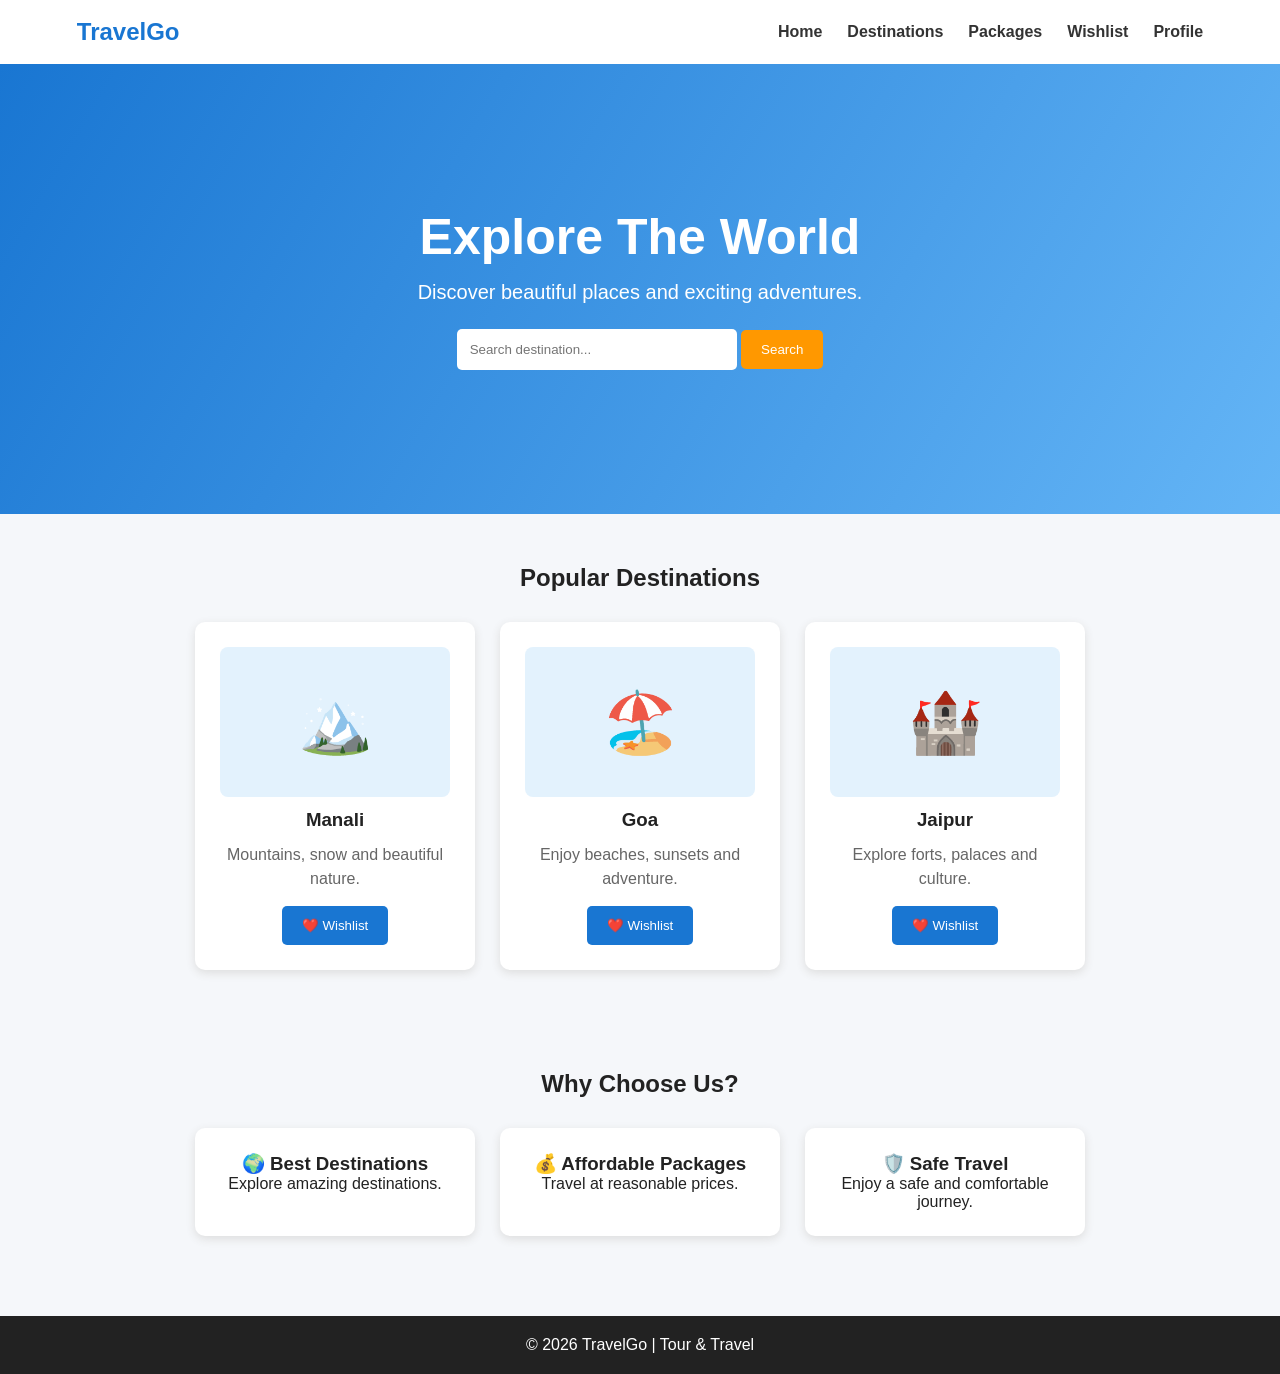
<file: index.html>
<!DOCTYPE html>
<html lang="en">
<head>
    <meta charset="UTF-8">
    <meta name="viewport" content="width=device-width, initial-scale=1.0">
    <title>TravelGo - Home</title>
    <link rel="stylesheet" href="style.css">
</head>
<body>

    <nav>
        <h2>TravelGo</h2>

        <div class="nav-links">
            <a href="index.html">Home</a>
            <a href="destination.html">Destinations</a>
            <a href="package.html">Packages</a>
            <a href="wishlist.html">Wishlist</a>
            <a href="login.html">Profile</a>
        </div>
    </nav>

    <section class="hero">
        <div>
            <h1>Explore The World</h1>
            <p>Discover beautiful places and exciting adventures.</p>

            <input type="text" id="searchInput" placeholder="Search destination...">
            <button onclick="searchDestination()">Search</button>
        </div>
    </section>

    <section class="section">
        <h2>Popular Destinations</h2>

        <div class="cards">

            <div class="card">
                <div class="card-image">🏔️</div>
                <h3>Manali</h3>
                <p>Mountains, snow and beautiful nature.</p>
                <button onclick="addWishlist('Manali')">
                    ❤️ Wishlist
                </button>
            </div>

            <div class="card">
                <div class="card-image">🏖️</div>
                <h3>Goa</h3>
                <p>Enjoy beaches, sunsets and adventure.</p>
                <button onclick="addWishlist('Goa')">
                    ❤️ Wishlist
                </button>
            </div>

            <div class="card">
                <div class="card-image">🏰</div>
                <h3>Jaipur</h3>
                <p>Explore forts, palaces and culture.</p>
                <button onclick="addWishlist('Jaipur')">
                    ❤️ Wishlist
                </button>
            </div>

        </div>
    </section>

    <section class="section">
        <h2>Why Choose Us?</h2>

        <div class="features">
            <div>
                <h3>🌍 Best Destinations</h3>
                <p>Explore amazing destinations.</p>
            </div>

            <div>
                <h3>💰 Affordable Packages</h3>
                <p>Travel at reasonable prices.</p>
            </div>

            <div>
                <h3>🛡️ Safe Travel</h3>
                <p>Enjoy a safe and comfortable journey.</p>
            </div>
        </div>
    </section>

    <footer>
        <p>© 2026 TravelGo | Tour & Travel</p>
    </footer>

    <script src="script.js"></script>
</body>
</html>
</file>
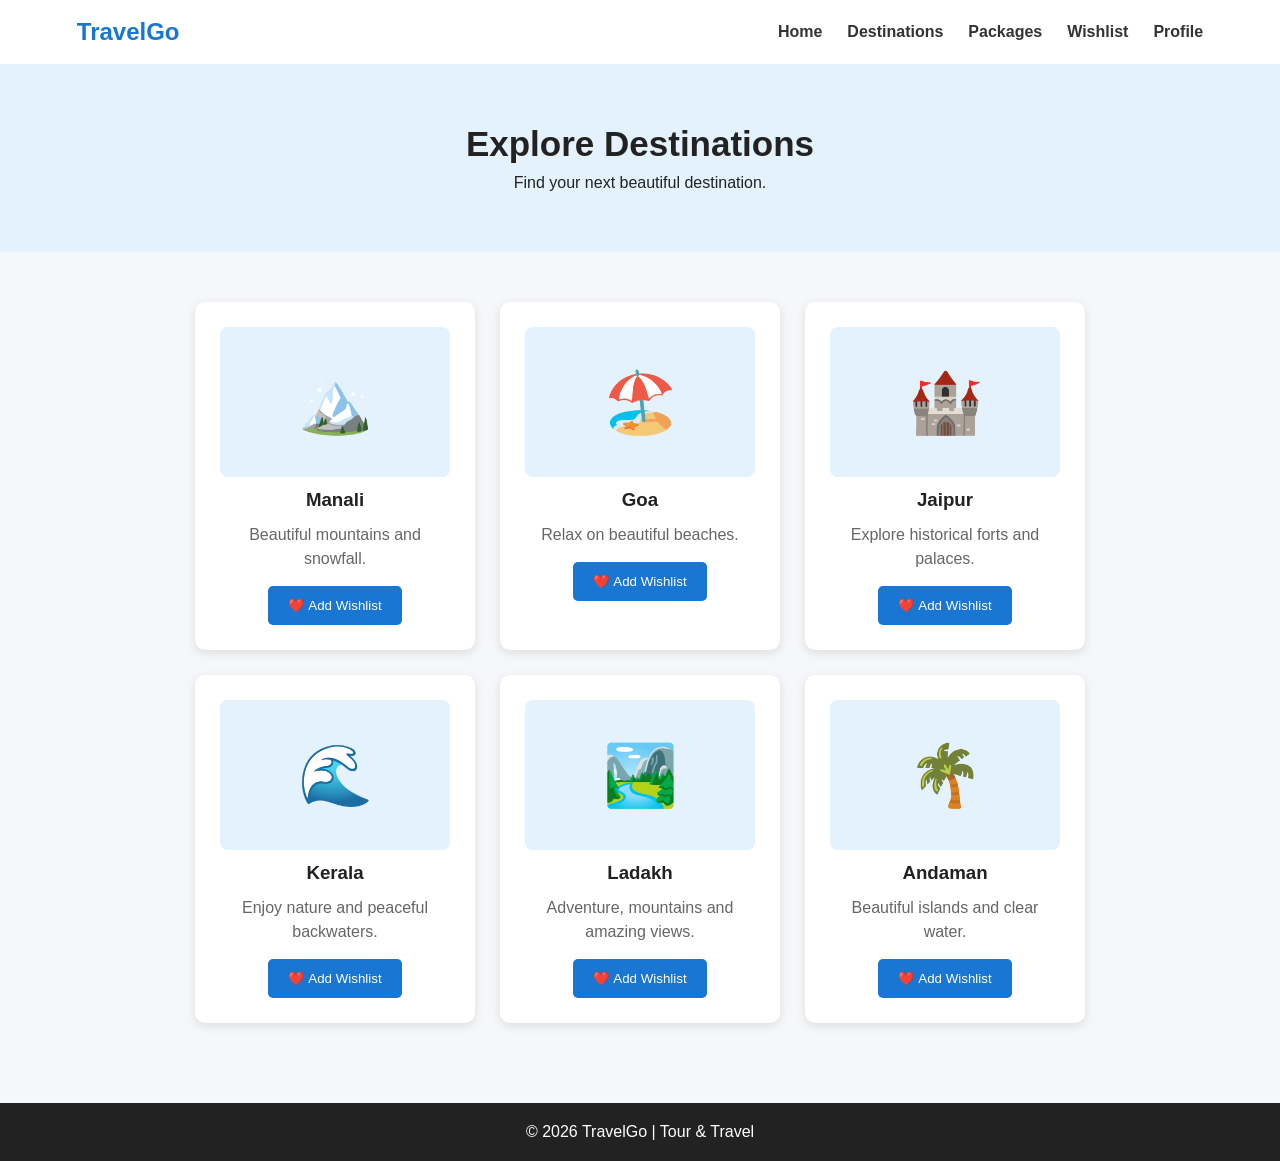
<file: destination.html>
<!DOCTYPE html>
<html lang="en">
<head>
    <meta charset="UTF-8">
    <meta name="viewport" content="width=device-width, initial-scale=1.0">
    <title>Destinations - TravelGo</title>
    <link rel="stylesheet" href="style.css">
</head>
<body>

    <nav>
        <h2>TravelGo</h2>

        <div class="nav-links">
            <a href="index.html">Home</a>
            <a href="destination.html">Destinations</a>
            <a href="package.html">Packages</a>
            <a href="wishlist.html">Wishlist</a>
            <a href="login.html">Profile</a>
        </div>
    </nav>

    <section class="page-title">
        <h1>Explore Destinations</h1>
        <p>Find your next beautiful destination.</p>
    </section>

    <section class="section">

        <div class="cards">

            <div class="card">
                <div class="card-image">🏔️</div>
                <h3>Manali</h3>
                <p>Beautiful mountains and snowfall.</p>
                <button onclick="addWishlist('Manali')">❤️ Add Wishlist</button>
            </div>

            <div class="card">
                <div class="card-image">🏖️</div>
                <h3>Goa</h3>
                <p>Relax on beautiful beaches.</p>
                <button onclick="addWishlist('Goa')">❤️ Add Wishlist</button>
            </div>

            <div class="card">
                <div class="card-image">🏰</div>
                <h3>Jaipur</h3>
                <p>Explore historical forts and palaces.</p>
                <button onclick="addWishlist('Jaipur')">❤️ Add Wishlist</button>
            </div>

            <div class="card">
                <div class="card-image">🌊</div>
                <h3>Kerala</h3>
                <p>Enjoy nature and peaceful backwaters.</p>
                <button onclick="addWishlist('Kerala')">❤️ Add Wishlist</button>
            </div>

            <div class="card">
                <div class="card-image">🏞️</div>
                <h3>Ladakh</h3>
                <p>Adventure, mountains and amazing views.</p>
                <button onclick="addWishlist('Ladakh')">❤️ Add Wishlist</button>
            </div>

            <div class="card">
                <div class="card-image">🌴</div>
                <h3>Andaman</h3>
                <p>Beautiful islands and clear water.</p>
                <button onclick="addWishlist('Andaman')">❤️ Add Wishlist</button>
            </div>

        </div>

    </section>

    <footer>
        <p>© 2026 TravelGo | Tour & Travel</p>
    </footer>

    <script src="script.js"></script>
</body>
</html>
</file>
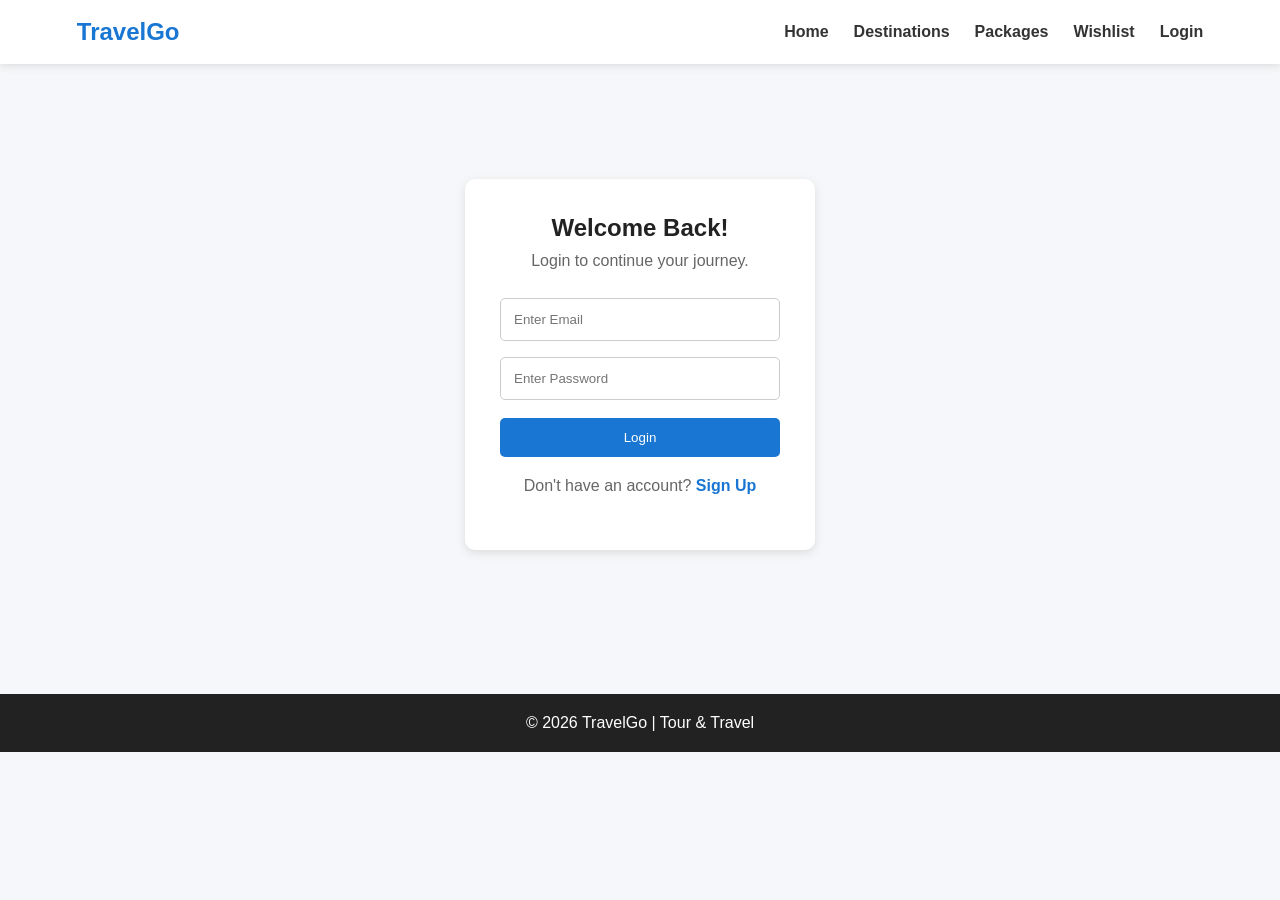
<file: login.html>
<!DOCTYPE html>
<html lang="en">
<head>
    <meta charset="UTF-8">
    <meta name="viewport" content="width=device-width, initial-scale=1.0">
    <title>Login - TravelGo</title>

    <link rel="stylesheet" href="style.css">
</head>

<body>

    <nav>
        <h2>TravelGo</h2>

        <div class="nav-links">
            <a href="index.html">Home</a>
            <a href="destination.html">Destinations</a>
            <a href="package.html">Packages</a>
            <a href="wishlist.html">Wishlist</a>
            <a href="login.html">Login</a>
        </div>
    </nav>


    <section class="login-section">

        <div class="login-card">

            <h1>Welcome Back!</h1>
            <p>Login to continue your journey.</p>

            <input type="email" id="loginEmail" placeholder="Enter Email">

            <input type="password" id="loginPassword" placeholder="Enter Password">

            <button onclick="loginUser()">Login</button>

            <p class="account-text">
                Don't have an account?
                <span onclick="showSignup()">Sign Up</span>
            </p>

        </div>


        <div class="login-card signup-card" id="signupBox">

            <h1>Create Account</h1>
            <p>Start your travel journey with us.</p>

            <input type="text" id="signupName" placeholder="Enter Name">

            <input type="email" id="signupEmail" placeholder="Enter Email">

            <input type="password" id="signupPassword" placeholder="Create Password">

            <button onclick="signupUser()">Sign Up</button>

        </div>

    </section>


    <footer>
        <p>© 2026 TravelGo | Tour & Travel</p>
    </footer>


    <script src="script.js"></script>

</body>
</html>
</file>
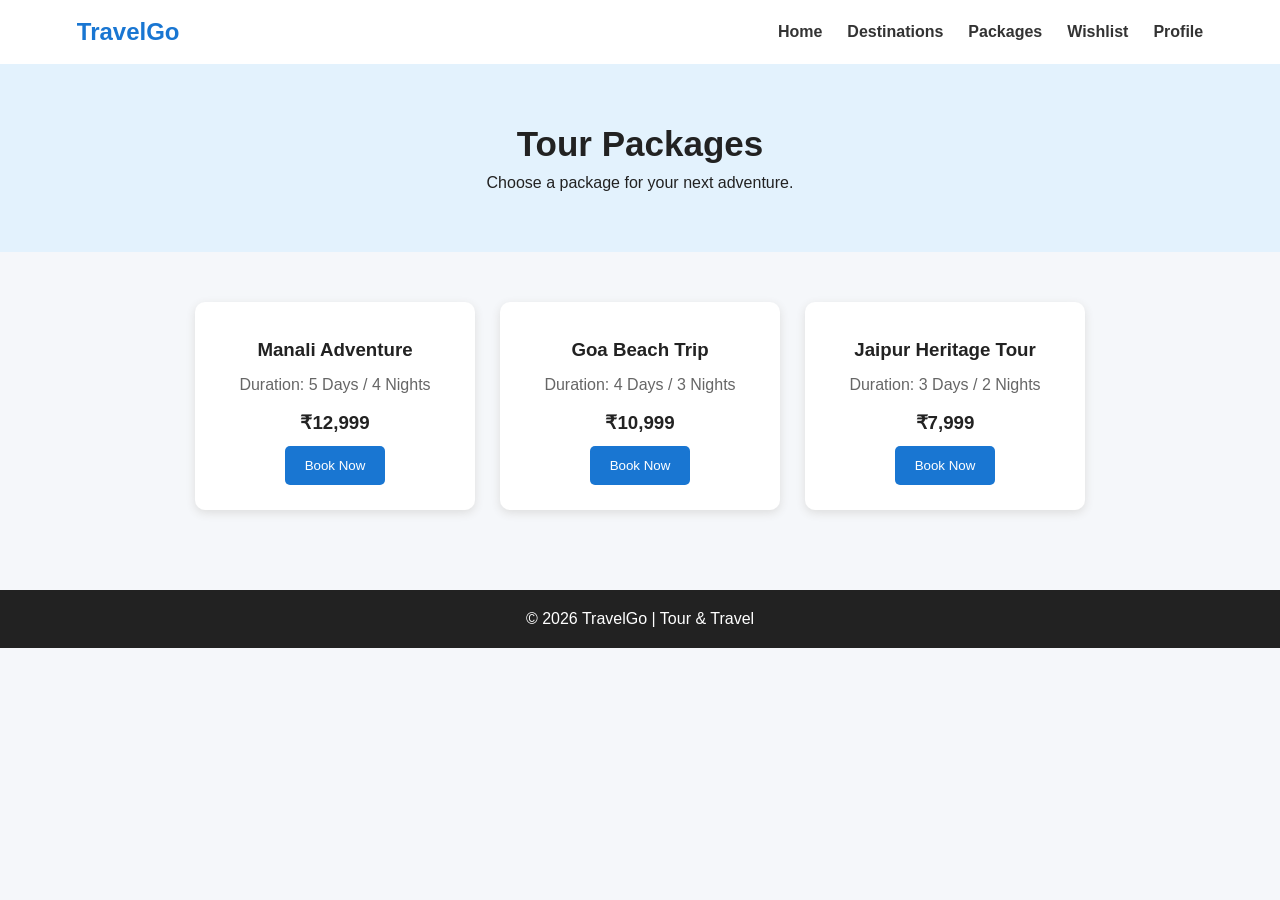
<file: package.html>
<!DOCTYPE html>
<html lang="en">
<head>
    <meta charset="UTF-8">
    <meta name="viewport" content="width=device-width, initial-scale=1.0">
    <title>Packages - TravelGo</title>
    <link rel="stylesheet" href="style.css">
</head>
<body>

    <nav>
        <h2>TravelGo</h2>

        <div class="nav-links">
            <a href="index.html">Home</a>
            <a href="destination.html">Destinations</a>
            <a href="package.html">Packages</a>
            <a href="wishlist.html">Wishlist</a>
            <a href="login.html">Profile</a>
        </div>
    </nav>

    <section class="page-title">
        <h1>Tour Packages</h1>
        <p>Choose a package for your next adventure.</p>
    </section>

    <section class="section">

        <div class="cards">

            <div class="card">
                <h3>Manali Adventure</h3>
                <p>Duration: 5 Days / 4 Nights</p>
                <h3>₹12,999</h3>
                <button onclick="bookPackage('Manali Adventure')">
                    Book Now
                </button>
            </div>

            <div class="card">
                <h3>Goa Beach Trip</h3>
                <p>Duration: 4 Days / 3 Nights</p>
                <h3>₹10,999</h3>
                <button onclick="bookPackage('Goa Beach Trip')">
                    Book Now
                </button>
            </div>

            <div class="card">
                <h3>Jaipur Heritage Tour</h3>
                <p>Duration: 3 Days / 2 Nights</p>
                <h3>₹7,999</h3>
                <button onclick="bookPackage('Jaipur Heritage Tour')">
                    Book Now
                </button>
            </div>

        </div>

    </section>

    <footer>
        <p>© 2026 TravelGo | Tour & Travel</p>
    </footer>

    <script src="script.js"></script>
</body>
</html>
</file>
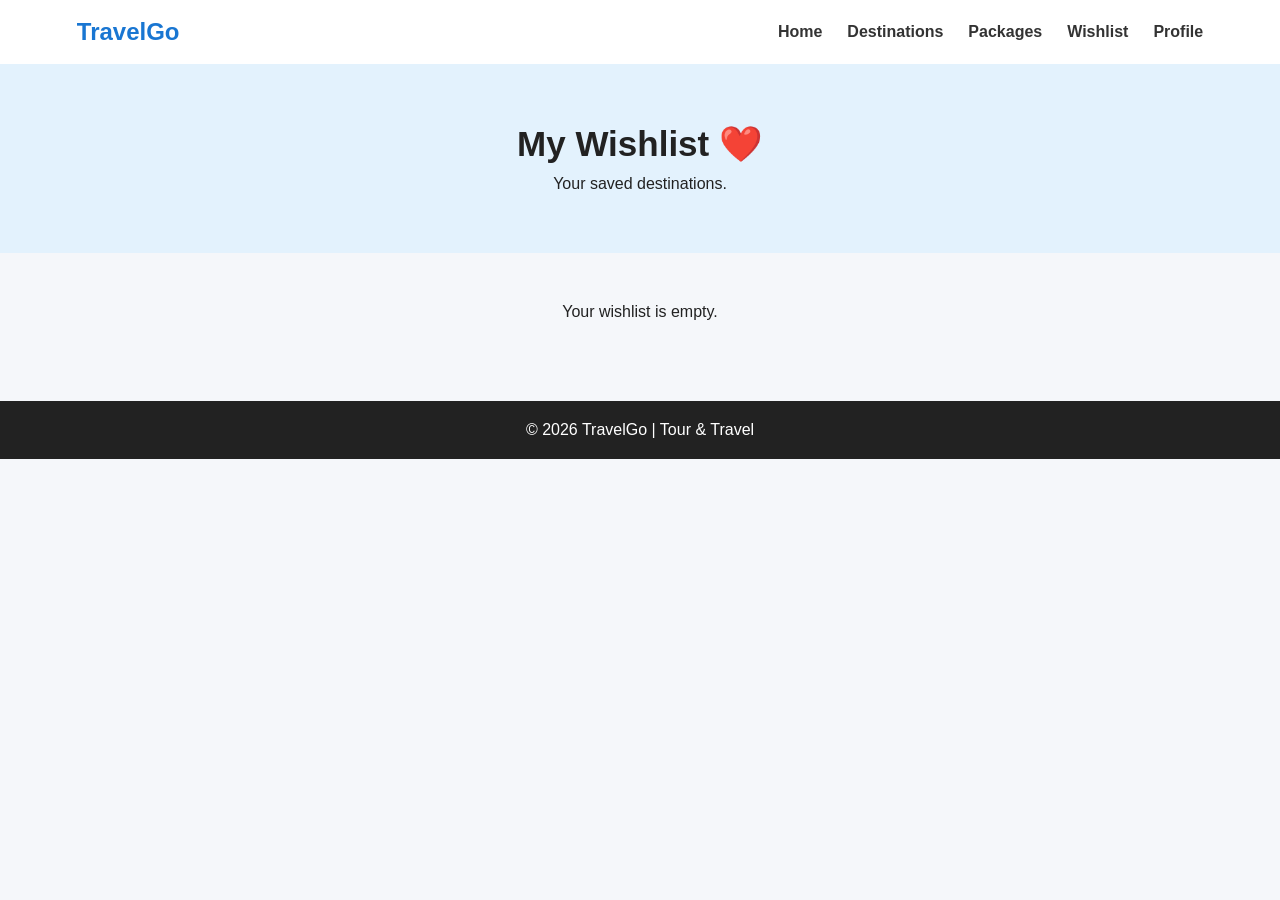
<file: wishlist.html>
<!DOCTYPE html>
<html lang="en">
<head>
    <meta charset="UTF-8">
    <meta name="viewport" content="width=device-width, initial-scale=1.0">
    <title>Wishlist - TravelGo</title>
    <link rel="stylesheet" href="style.css">
</head>
<body>

    <nav>
        <h2>TravelGo</h2>

        <div class="nav-links">
            <a href="index.html">Home</a>
            <a href="destination.html">Destinations</a>
            <a href="package.html">Packages</a>
            <a href="wishlist.html">Wishlist</a>
            <a href="login.html">Profile</a>
        </div>
    </nav>

    <section class="page-title">
        <h1>My Wishlist ❤️</h1>
        <p>Your saved destinations.</p>
    </section>

    <section class="section">

        <div id="wishlistContainer">
            <p id="emptyMessage">Your wishlist is empty.</p>
        </div>

    </section>

    <footer>
        <p>© 2026 TravelGo | Tour & Travel</p>
    </footer>

    <script src="script.js"></script>
</body>
</html>
</file>
<file: style.css>
* {
    margin: 0;
    padding: 0;
    box-sizing: border-box;
}

body {
    font-family: Arial, sans-serif;
    background-color: #f5f7fa;
    color: #222;
}

/* Navbar */

nav {
    background-color: #ffffff;
    padding: 18px 6%;
    display: flex;
    justify-content: space-between;
    align-items: center;
    box-shadow: 0 2px 8px #ddd;
}

nav h2 {
    color: #1976d2;
}

.nav-links {
    display: flex;
    gap: 25px;
}

.nav-links a {
    text-decoration: none;
    color: #333;
    font-weight: bold;
}

.nav-links a:hover {
    color: #1976d2;
}

/* Hero */

.hero {
    min-height: 450px;
    background: linear-gradient(120deg, #1976d2, #64b5f6);
    display: flex;
    justify-content: center;
    align-items: center;
    text-align: center;
    color: white;
    padding: 30px;
}

.hero h1 {
    font-size: 50px;
    margin-bottom: 15px;
}

.hero p {
    font-size: 20px;
    margin-bottom: 25px;
}

.hero input {
    padding: 13px;
    width: 280px;
    border: none;
    border-radius: 5px;
}

button {
    padding: 12px 20px;
    border: none;
    border-radius: 5px;
    background-color: #1976d2;
    color: white;
    cursor: pointer;
}

.hero button {
    background-color: #ff9800;
}

/* Page title */

.page-title {
    text-align: center;
    padding: 60px 20px;
    background-color: #e3f2fd;
}

.page-title h1 {
    font-size: 35px;
    margin-bottom: 10px;
}

/* Sections */

.section {
    padding: 50px 7%;
    text-align: center;
}

.section h2 {
    margin-bottom: 30px;
}

/* Cards */

.cards {
    display: flex;
    flex-wrap: wrap;
    justify-content: center;
    gap: 25px;
}

.card {
    background-color: white;
    width: 280px;
    padding: 25px;
    border-radius: 10px;
    box-shadow: 0 3px 10px #ddd;
}

.card h3 {
    margin: 12px 0;
}

.card p {
    color: #666;
    margin-bottom: 15px;
    line-height: 1.5;
}

.card-image {
    height: 150px;
    background-color: #e3f2fd;
    display: flex;
    justify-content: center;
    align-items: center;
    font-size: 60px;
    border-radius: 8px;
}

/* Features */

.features {
    display: flex;
    justify-content: center;
    flex-wrap: wrap;
    gap: 25px;
}

.features div {
    background-color: white;
    width: 280px;
    padding: 25px;
    border-radius: 10px;
    box-shadow: 0 3px 10px #ddd;
}

/* Profile */

.profile {
    min-height: 500px;
    display: flex;
    justify-content: center;
    align-items: center;
}

.profile-card {
    background-color: white;
    width: 350px;
    padding: 35px;
    text-align: center;
    border-radius: 10px;
    box-shadow: 0 3px 10px #ddd;
}

.profile-icon {
    font-size: 60px;
    margin-bottom: 15px;
}

.profile-card p {
    margin: 15px 0;
}

.profile-card hr {
    margin: 20px 0;
    border: 0;
    border-top: 1px solid #ddd;
}

/* Footer */

footer {
    background-color: #222;
    color: white;
    text-align: center;
    padding: 20px;
    margin-top: 30px;
}

/* Mobile */

@media (max-width: 700px) {

    nav {
        flex-direction: column;
        gap: 15px;
    }

    .nav-links {
        gap: 12px;
        flex-wrap: wrap;
        justify-content: center;
    }

    .hero h1 {
        font-size: 35px;
    }

    .hero input {
        width: 200px;
    }
}
/* Login */

.login-section {
    min-height: 600px;
    display: flex;
    justify-content: center;
    align-items: center;
    gap: 40px;
    padding: 40px;
}

.login-card {
    width: 350px;
    background-color: white;
    padding: 35px;
    border-radius: 10px;
    box-shadow: 0 3px 10px #ddd;
    text-align: center;
}

.login-card h1 {
    margin-bottom: 10px;
}

.login-card p {
    color: #666;
    margin-bottom: 20px;
}

.login-card input {
    width: 100%;
    padding: 13px;
    margin: 8px 0;
    border: 1px solid #ccc;
    border-radius: 5px;
}

.login-card button {
    width: 100%;
    margin-top: 10px;
}

.account-text {
    margin-top: 20px;
}

.account-text span {
    color: #1976d2;
    font-weight: bold;
    cursor: pointer;
}

.signup-card {
    display: none;
}
</file>
